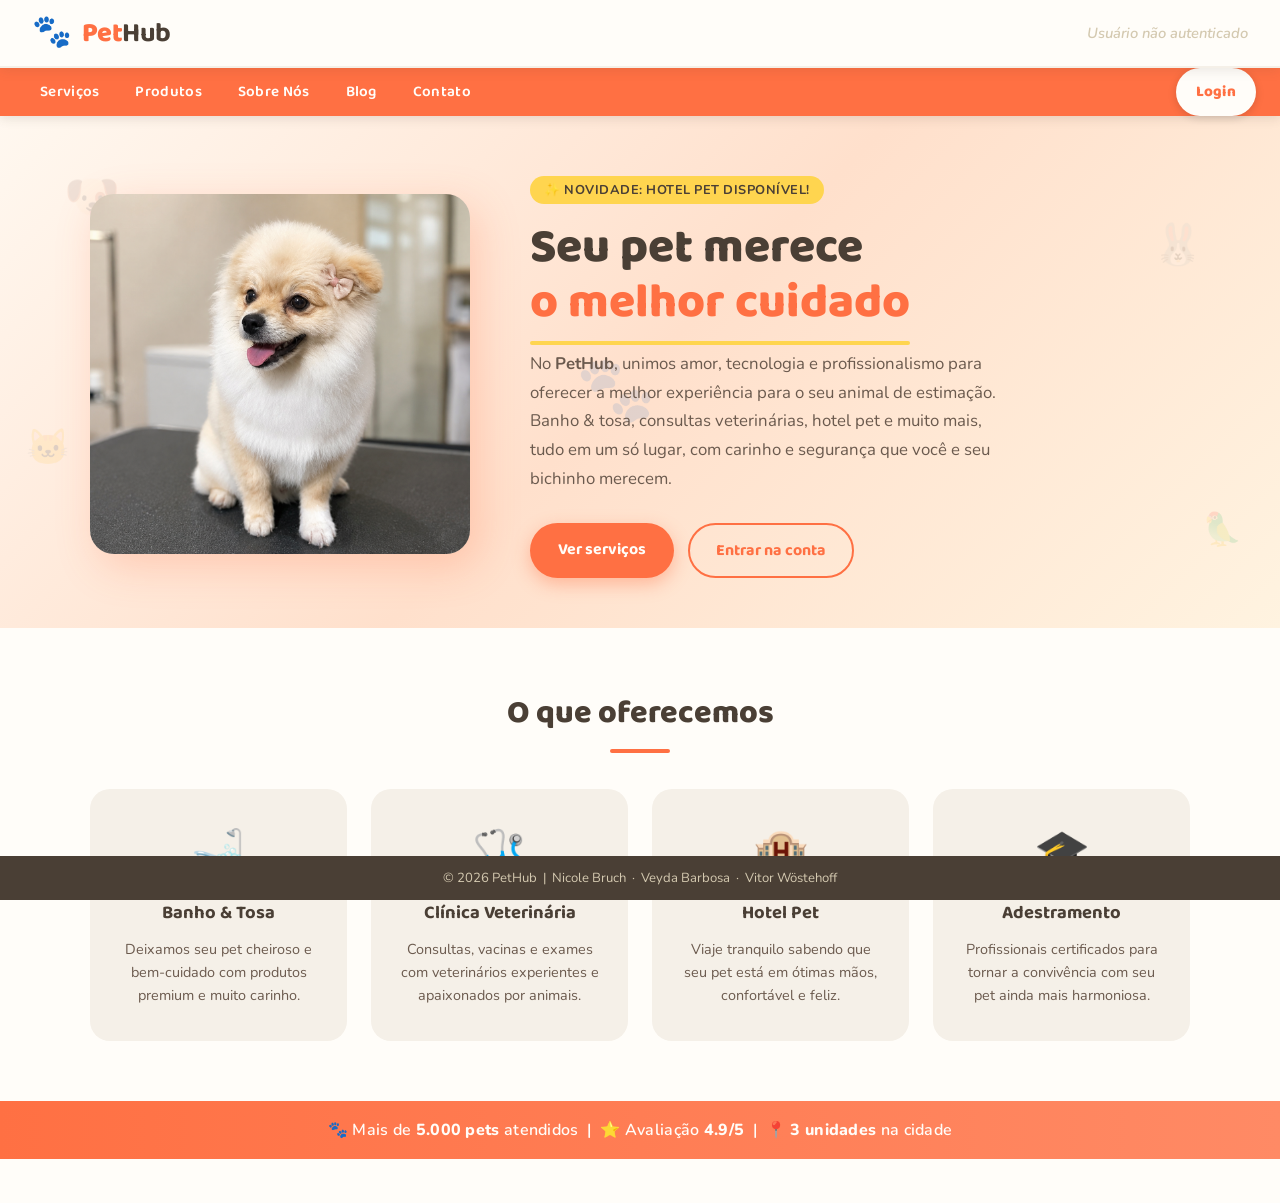
<file: html/index.html>
<!--Pagina inicial: Nicole-->
<!DOCTYPE html>
<html lang="pt-BR">
<head>
  <meta charset="UTF-8" />
  <meta name="viewport" content="width=device-width, initial-scale=1.0" />
  <title>PetHub</title>
  <link rel="preconnect" href="https://fonts.googleapis.com" />
  <link rel="preconnect" href="https://fonts.gstatic.com" crossorigin />
  <link href="https://fonts.googleapis.com/css2?family=Baloo+2:wght@400;600;800&family=Nunito:wght@400;600;700&display=swap" rel="stylesheet" />
  <link rel="stylesheet" href="../css/style.css" />
  <script src="../js/script.js" defer></script>
</head>
<body>

  <header class="cabecalho">
    <a href="index.html" class="logo-link">
      <div class="logo">
        <span class="logo-icon">🐾</span>
        <span class="logo-texto">Pet<strong>Hub</strong></span>
      </div>
    </a>
    <div id="area-usuario" class="area-usuario"></div>
  </header>

  <nav class="barra-menu">
    <ul class="menu-lista">
      <li class="menu-item">
        <a href="#">Serviços</a>
        <ul class="submenu">
          <li><a href="#">Banho & Tosa</a></li>
          <li><a href="#">Consulta Veterinária</a></li>
          <li><a href="#">Hotel Pet</a></li>
          <li><a href="#">Adestramento</a></li>
        </ul>
      </li>
      <li class="menu-item">
        <a href="#">Produtos</a>
        <ul class="submenu">
          <li><a href="#">Ração</a></li>
          <li><a href="#">Brinquedos</a></li>
          <li><a href="#">Acessórios</a></li>
          <li><a href="#">Higiene</a></li>
        </ul>
      </li>
      <li class="menu-item">
        <a href="#">Sobre Nós</a>
        <ul class="submenu">
          <li><a href="#">Nossa História</a></li>
          <li><a href="#">Equipe</a></li>
          <li><a href="#">Depoimentos</a></li>
        </ul>
      </li>
      <li class="menu-item">
        <a href="#">Blog</a>
        <ul class="submenu">
          <li><a href="#">Dicas de Saúde</a></li>
          <li><a href="#">Nutrição</a></li>
          <li><a href="#">Comportamento</a></li>
        </ul>
      </li>
      <li class="menu-item">
        <a href="#">Contato</a>
        <ul class="submenu">
          <li><a href="#">Fale Conosco</a></li>
          <li><a href="#">Localização</a></li>
          <li><a href="#">WhatsApp</a></li>
        </ul>
      </li>
      <li class="menu-item menu-login">
        <a href="login.html">Login</a>
      </li>
    </ul>
  </nav>

  <main class="conteudo-principal">

    <section class="hero">
      <div class="hero-bolhas">
        <span class="bolha b1">🐶</span>
        <span class="bolha b2">🐱</span>
        <span class="bolha b3">🐰</span>
        <span class="bolha b4">🦜</span>
        <span class="bolha b5">🐾</span>
      </div>

      <div class="hero-conteudo">
        <div class="hero-imagem-wrap">
          <img
            src="../img/amora-rique.png"
            alt="Amora, cachorrinha do PetHub usando lacinho"
            class="hero-imagem"
          />
        </div>

        <div class="hero-texto">
          <span class="tag-destaque">✨ Novidade: Hotel Pet disponível!</span>
          <h1 class="hero-titulo">
            Seu pet merece<br/>
            <em>o melhor cuidado</em>
          </h1>
          <p class="hero-desc">
            No <strong>PetHub</strong>, unimos amor, tecnologia e profissionalismo para oferecer
            a melhor experiência para o seu animal de estimação. Banho &amp; tosa, consultas
            veterinárias, hotel pet e muito mais, tudo em um só lugar, com carinho e segurança
            que você e seu bichinho merecem.
          </p>
          <div class="hero-botoes">
            <a href="#servicos" class="btn-primario">Ver serviços</a>
            <a href="login.html" class="btn-secundario">Entrar na conta</a>
          </div>
        </div>
      </div>
    </section>

    <section class="secao-cards" id="servicos">
      <h2 class="secao-titulo">O que oferecemos</h2>
      <div class="cards-grid">
        <div class="card">
          <div class="card-icone">🛁</div>
          <h3>Banho &amp; Tosa</h3>
          <p>Deixamos seu pet cheiroso e bem-cuidado com produtos premium e muito carinho.</p>
        </div>
        <div class="card">
          <div class="card-icone">🩺</div>
          <h3>Clínica Veterinária</h3>
          <p>Consultas, vacinas e exames com veterinários experientes e apaixonados por animais.</p>
        </div>
        <div class="card">
          <div class="card-icone">🏨</div>
          <h3>Hotel Pet</h3>
          <p>Viaje tranquilo sabendo que seu pet está em ótimas mãos, confortável e feliz.</p>
        </div>
        <div class="card">
          <div class="card-icone">🎓</div>
          <h3>Adestramento</h3>
          <p>Profissionais certificados para tornar a convivência com seu pet ainda mais harmoniosa.</p>
        </div>
      </div>
    </section>

    <section class="faixa-destaque">
      <p>🐾 Mais de <strong>5.000 pets</strong> atendidos &nbsp;|&nbsp; ⭐ Avaliação <strong>4.9/5</strong> &nbsp;|&nbsp; 📍 <strong>3 unidades</strong> na cidade</p>
    </section>

  </main>

  <footer class="rodape">
    <span>© 2026 PetHub &nbsp;|&nbsp; Nicole Bruch &nbsp;·&nbsp; Veyda Barbosa &nbsp;·&nbsp; Vitor Wöstehoff</span>
  </footer>

</body>
</html>
</file>
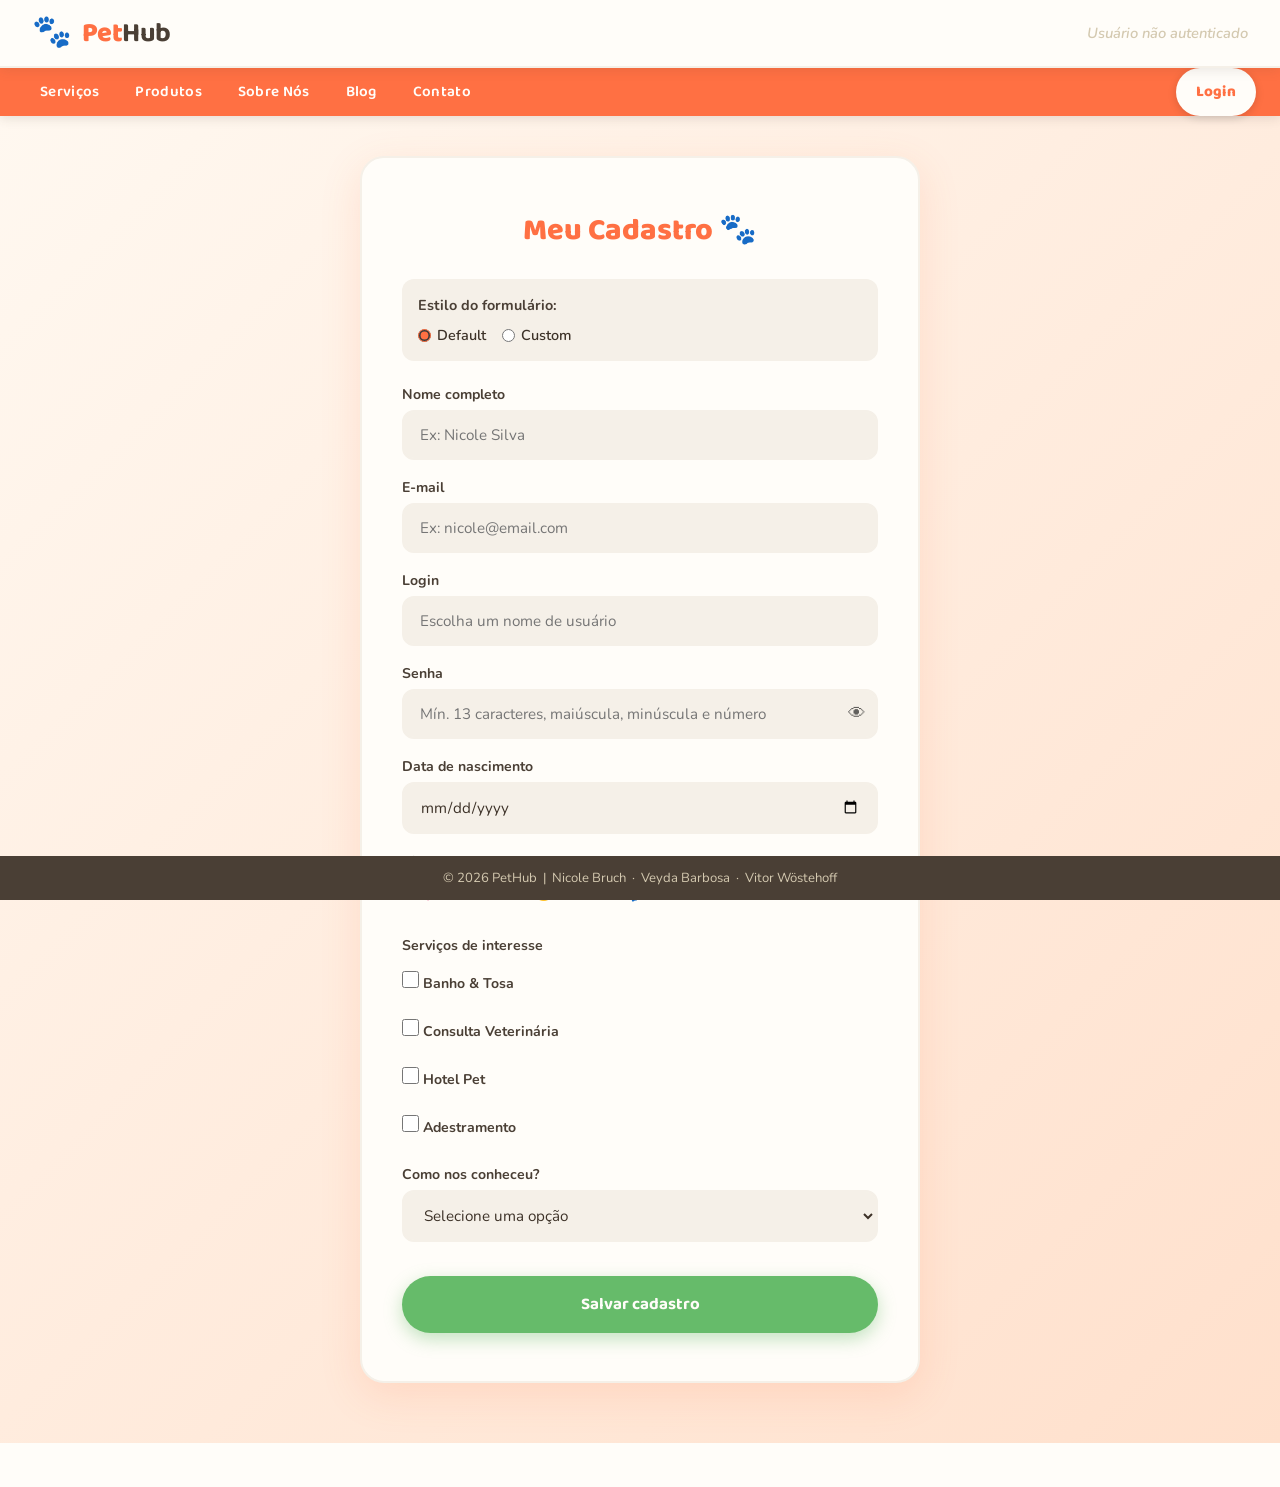
<file: html/cadastro.html>
<!--Pagina Cadastro: Veyda-->
<!DOCTYPE html>
<html lang="pt-BR">
<head>
  <meta charset="UTF-8" />
  <meta name="viewport" content="width=device-width, initial-scale=1.0" />
  <title>PetHub – Meu Cadastro</title>
  <link rel="preconnect" href="https://fonts.googleapis.com" />
  <link rel="preconnect" href="https://fonts.gstatic.com" crossorigin />
  <link href="https://fonts.googleapis.com/css2?family=Baloo+2:wght@400;600;800&family=Nunito:wght@400;600;700&display=swap" rel="stylesheet" />
  <link rel="stylesheet" href="../css/style.css" />
  <script src="../js/script.js" defer></script>
</head>
<body>

  <header class="cabecalho">
    <a href="index.html" class="logo-link">
      <div class="logo">
        <span class="logo-icon">🐾</span>
        <span class="logo-texto">Pet<strong>Hub</strong></span>
      </div>
    </a>
    <div id="area-usuario" class="area-usuario"></div>
  </header>

  <nav class="barra-menu">
    <ul class="menu-lista">
      <li class="menu-item">
        <a href="#">Serviços</a>
        <ul class="submenu">
          <li><a href="#">Banho & Tosa</a></li>
          <li><a href="#">Consulta Veterinária</a></li>
          <li><a href="#">Hotel Pet</a></li>
          <li><a href="#">Adestramento</a></li>
        </ul>
      </li>
      <li class="menu-item">
        <a href="#">Produtos</a>
        <ul class="submenu">
          <li><a href="#">Ração</a></li>
          <li><a href="#">Brinquedos</a></li>
          <li><a href="#">Acessórios</a></li>
          <li><a href="#">Higiene</a></li>
        </ul>
      </li>
      <li class="menu-item">
        <a href="#">Sobre Nós</a>
        <ul class="submenu">
          <li><a href="#">Nossa História</a></li>
          <li><a href="#">Equipe</a></li>
          <li><a href="#">Depoimentos</a></li>
        </ul>
      </li>
      <li class="menu-item">
        <a href="#">Blog</a>
        <ul class="submenu">
          <li><a href="#">Dicas de Saúde</a></li>
          <li><a href="#">Nutrição</a></li>
          <li><a href="#">Comportamento</a></li>
        </ul>
      </li>
      <li class="menu-item">
        <a href="#">Contato</a>
        <ul class="submenu">
          <li><a href="#">Fale Conosco</a></li>
          <li><a href="#">Localização</a></li>
          <li><a href="#">WhatsApp</a></li>
        </ul>
      </li>
      <li class="menu-item menu-login">
        <a href="login.html">Login</a>
      </li>
    </ul>
  </nav>

  <main class="pagina-cadastro">
    <div class="card-cadastro">
      <h1>Meu Cadastro 🐾</h1>

      <div class="seletor-tema">
        <p>Estilo do formulário:</p>
        <div class="radio-grupo">
          <label class="radio-opcao">
            <input type="radio" name="tema" value="default" checked />
            Default
          </label>
          <label class="radio-opcao">
            <input type="radio" name="tema" value="custom" />
            Custom
          </label>
        </div>
      </div>

      <form class="form-cadastro" id="form-cadastro" onsubmit="return false;">

        <div class="form-grupo">
          <label for="nome">Nome completo</label>
          <input type="text" id="nome" placeholder="Ex: Nicole Silva" />
          <span class="erro" id="erro-nome"></span>
        </div>

        <div class="form-grupo">
          <label for="email">E-mail</label>
          <input type="email" id="email" placeholder="Ex: nicole@email.com" />
          <span class="erro" id="erro-email"></span>
        </div>

        <div class="form-grupo">
          <label for="login-cadastro">Login</label>
          <input type="text" id="login-cadastro" placeholder="Escolha um nome de usuário" autocomplete="username" />
          <span class="erro" id="erro-login-cadastro"></span>
        </div>

        <div class="form-grupo">
          <label for="senha-cadastro">Senha</label>
          <div class="input-senha-wrap">
            <input type="password" id="senha-cadastro" placeholder="Mín. 13 caracteres, maiúscula, minúscula e número" autocomplete="new-password" />
            <button type="button" class="btn-olho" id="olho-senha-cadastro">👁</button>
          </div>
          <span class="erro" id="erro-senha-cadastro"></span>
        </div>

        <div class="form-grupo">
          <label for="nascimento">Data de nascimento</label>
          <input type="date" id="nascimento" />
        </div>

        <div class="form-grupo">
          <label>Tipo de pet</label>
          <div class="radio-pets">
            <label class="radio-pet">
              <input type="radio" name="tipo-pet" value="cachorro" /> 🐶 Cachorro
            </label>
            <label class="radio-pet">
              <input type="radio" name="tipo-pet" value="gato" /> 🐱 Gato
            </label>
            <label class="radio-pet">
              <input type="radio" name="tipo-pet" value="outro" /> 🐾 Outro
            </label>
          </div>
        </div>

        <div class="form-grupo">
          <label>Serviços de interesse</label>
          <label class="checkbox-grupo">
            <input type="checkbox" value="banho-tosa" /> Banho &amp; Tosa
          </label>
          <label class="checkbox-grupo">
            <input type="checkbox" value="veterinario" /> Consulta Veterinária
          </label>
          <label class="checkbox-grupo">
            <input type="checkbox" value="hotel" /> Hotel Pet
          </label>
          <label class="checkbox-grupo">
            <input type="checkbox" value="adestramento" /> Adestramento
          </label>
        </div>

        <div class="form-grupo">
          <label for="origem">Como nos conheceu?</label>
          <select id="origem">
            <option value="" disabled selected>Selecione uma opção</option>
            <option value="instagram">Instagram</option>
            <option value="indicacao">Indicação de amigo</option>
            <option value="google">Google</option>
            <option value="panfleto">Panfleto</option>
            <option value="outro">Outro</option>
          </select>
        </div>

        <button type="submit" class="btn-submit" id="btn-cadastrar">Salvar cadastro</button>

      </form>
    </div>
  </main>

  <footer class="rodape">
    <span>© 2026 PetHub &nbsp;|&nbsp; Nicole Bruch &nbsp;·&nbsp; Veyda Barbosa &nbsp;·&nbsp; Vitor Wöstehoff</span>
  </footer>

</body>
</html>
</file>
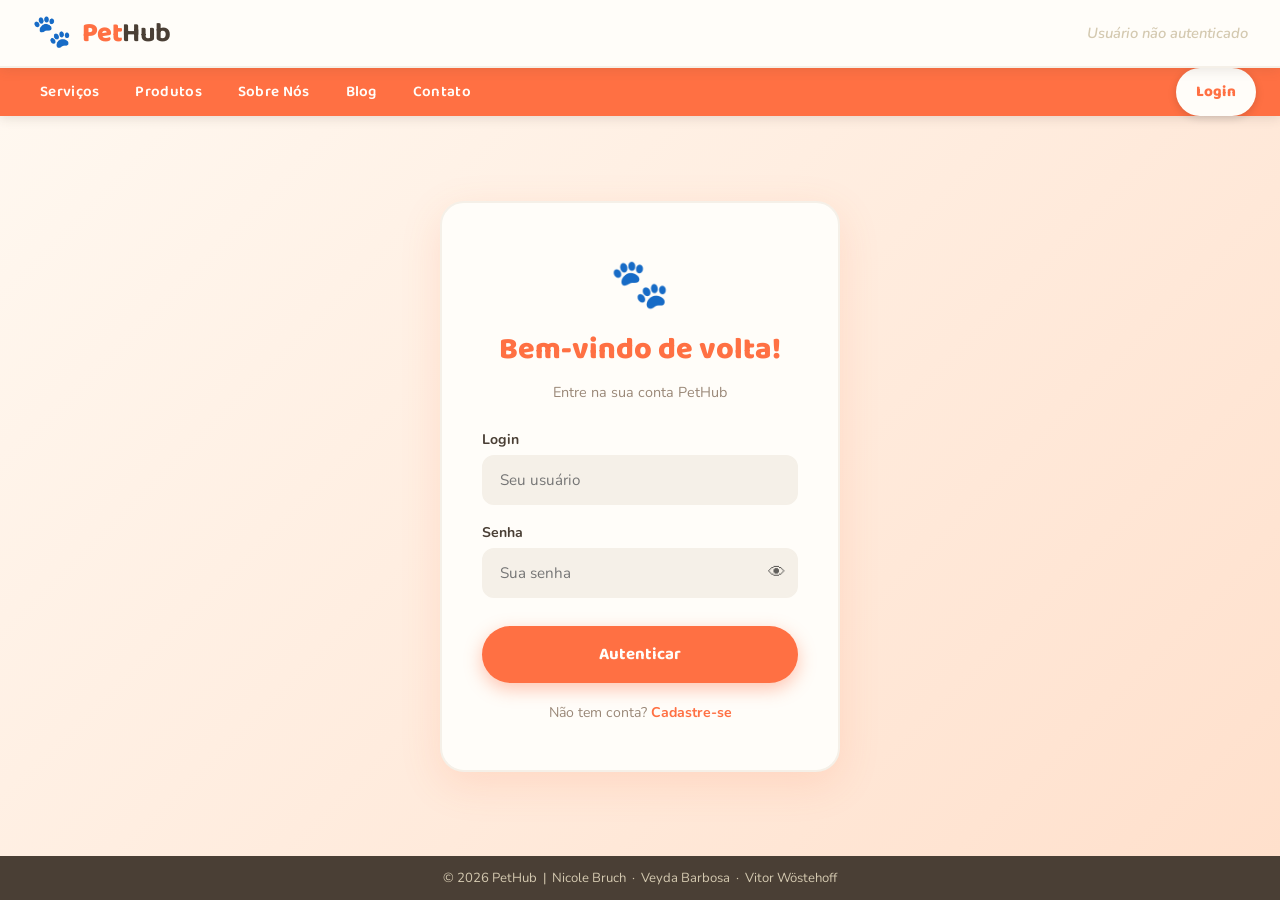
<file: html/login.html>
<!--Pagina Login: Vitor-->
<!DOCTYPE html>
<html lang="pt-BR">
<head>
  <meta charset="UTF-8" />
  <meta name="viewport" content="width=device-width, initial-scale=1.0" />
  <title>PetHub – Login</title>
  <link rel="preconnect" href="https://fonts.googleapis.com" />
  <link rel="preconnect" href="https://fonts.gstatic.com" crossorigin />
  <link href="https://fonts.googleapis.com/css2?family=Baloo+2:wght@400;600;800&family=Nunito:wght@400;600;700&display=swap" rel="stylesheet" />
  <link rel="stylesheet" href="../css/style.css" />
  <script src="../js/script.js" defer></script>
</head>
<body>

  <header class="cabecalho">
    <a href="index.html" class="logo-link">
      <div class="logo">
        <span class="logo-icon">🐾</span>
        <span class="logo-texto">Pet<strong>Hub</strong></span>
      </div>
    </a>
    <div id="area-usuario" class="area-usuario"></div>
  </header>

  <nav class="barra-menu">
    <ul class="menu-lista">
      <li class="menu-item">
        <a href="#">Serviços</a>
        <ul class="submenu">
          <li><a href="#">Banho & Tosa</a></li>
          <li><a href="#">Consulta Veterinária</a></li>
          <li><a href="#">Hotel Pet</a></li>
          <li><a href="#">Adestramento</a></li>
        </ul>
      </li>
      <li class="menu-item">
        <a href="#">Produtos</a>
        <ul class="submenu">
          <li><a href="#">Ração</a></li>
          <li><a href="#">Brinquedos</a></li>
          <li><a href="#">Acessórios</a></li>
          <li><a href="#">Higiene</a></li>
        </ul>
      </li>
      <li class="menu-item">
        <a href="#">Sobre Nós</a>
        <ul class="submenu">
          <li><a href="#">Nossa História</a></li>
          <li><a href="#">Equipe</a></li>
          <li><a href="#">Depoimentos</a></li>
        </ul>
      </li>
      <li class="menu-item">
        <a href="#">Blog</a>
        <ul class="submenu">
          <li><a href="#">Dicas de Saúde</a></li>
          <li><a href="#">Nutrição</a></li>
          <li><a href="#">Comportamento</a></li>
        </ul>
      </li>
      <li class="menu-item">
        <a href="#">Contato</a>
        <ul class="submenu">
          <li><a href="#">Fale Conosco</a></li>
          <li><a href="#">Localização</a></li>
          <li><a href="#">WhatsApp</a></li>
        </ul>
      </li>
      <li class="menu-item menu-login">
        <a href="login.html">Login</a>
      </li>
    </ul>
  </nav>

  <main class="pagina-login">
    <div class="card-login">
      <div class="login-icone">🐾</div>
      <h1>Bem-vindo de volta!</h1>
      <p class="subtitulo">Entre na sua conta PetHub</p>

      <div class="form-grupo">
        <label for="campo-login">Login</label>
        <input type="text" id="campo-login" placeholder="Seu usuário" autocomplete="username" />
        <span class="erro" id="erro-campo-login"></span>
      </div>

      <div class="form-grupo">
        <label for="campo-senha">Senha</label>
        <div class="input-senha-wrap">
          <input type="password" id="campo-senha" placeholder="Sua senha" autocomplete="current-password" />
          <button type="button" class="btn-olho" id="olho-senha-login">👁</button>
        </div>
        <span class="erro" id="erro-campo-senha"></span>
      </div>

      <button class="btn-autenticar" id="btn-autenticar">Autenticar</button>

      <p class="login-rodape">Não tem conta? <a href="cadastro.html">Cadastre-se</a></p>
    </div>
  </main>

  <footer class="rodape">
    <span>© 2026 PetHub &nbsp;|&nbsp; Nicole Bruch &nbsp;·&nbsp; Veyda Barbosa &nbsp;·&nbsp; Vitor Wöstehoff</span>
  </footer>

</body>
</html>
</file>
<file: css/style.css>
*, *::before, *::after {
  box-sizing: border-box;
  margin: 0;
  padding: 0;
}

:root {
  --laranja: #FF7043;
  --laranja-lt: #FF8A65;
  --amarelo: #FFD54F;
  --verde: #66BB6A;
  --branco: #FFFDF9;
  --cinza-claro: #F5F0E8;
  --cinza-mid: #D4C9B0;
  --cinza-esc: #4A3F35;
  --texto: #3D3228;
  --sombra: rgba(74, 63, 53, .12);
  --font-titulo: 'Baloo 2', cursive;
  --font-corpo: 'Nunito', sans-serif;
  --header-h: 68px;
  --nav-h: 48px;
  --footer-h: 44px;
}

html {
  scroll-behavior: smooth;
}

body {
  font-family: var(--font-corpo);
  background: var(--branco);
  color: var(--texto);
  min-height: 100vh;
  display: flex;
  flex-direction: column;
  padding-top: calc(var(--header-h) + var(--nav-h));
  padding-bottom: var(--footer-h);
}

a {
  text-decoration: none;
  color: inherit;
}

.cabecalho {
  position: fixed;
  top: 0;
  left: 0;
  right: 0;
  z-index: 100;
  height: var(--header-h);
  background: var(--branco);
  border-bottom: 2px solid var(--cinza-claro);
  display: flex;
  align-items: center;
  justify-content: space-between;
  padding: 0 32px;
  box-shadow: 0 2px 12px var(--sombra);
}

.logo-link {
  display: flex;
  align-items: center;
}

.logo {
  display: flex;
  align-items: center;
  gap: 10px;
  font-family: var(--font-titulo);
  font-size: 1.7rem;
  font-weight: 800;
  color: var(--laranja);
  letter-spacing: -0.5px;
  transition: transform .2s;
}

.logo:hover {
  transform: scale(1.04);
}

.logo-icon {
  font-size: 2rem;
}

.logo strong {
  color: var(--cinza-esc);
}

.area-usuario {
  display: flex;
  align-items: center;
  gap: 10px;
  font-family: var(--font-corpo);
  font-weight: 600;
  font-size: .92rem;
}

.usuario-nao-autenticado {
  color: var(--cinza-mid);
  font-style: italic;
}

.usuario-autenticado {
  display: flex;
  align-items: center;
  gap: 10px;
}

.usuario-autenticado a {
  display: flex;
  align-items: center;
  gap: 10px;
  color: var(--texto);
  transition: opacity .2s;
}

.usuario-autenticado a:hover {
  opacity: .75;
}

.foto-usuario-placeholder {
  width: 38px;
  height: 38px;
  border-radius: 50%;
  background: var(--laranja);
  display: flex;
  align-items: center;
  justify-content: center;
  font-size: 1.2rem;
  border: 2.5px solid var(--laranja-lt);
}

.nome-usuario {
  font-weight: 700;
  color: var(--laranja);
}

.barra-menu {
  position: fixed;
  top: var(--header-h);
  left: 0;
  right: 0;
  z-index: 99;
  height: var(--nav-h);
  background: var(--laranja);
  box-shadow: 0 3px 10px var(--sombra);
}

.menu-lista {
  list-style: none;
  display: flex;
  align-items: center;
  height: 100%;
  padding: 0 24px;
  gap: 4px;
}

.menu-item {
  position: relative;
  height: 100%;
  display: flex;
  align-items: center;
}

.menu-item > a {
  display: flex;
  align-items: center;
  height: 100%;
  padding: 0 16px;
  color: var(--branco);
  font-family: var(--font-titulo);
  font-weight: 600;
  font-size: .95rem;
  letter-spacing: .3px;
  transition: background .2s;
  border-radius: 6px;
  white-space: nowrap;
}

.menu-item > a:hover,
.menu-item:hover > a {
  background: rgba(255, 255, 255, .18);
}

.menu-login {
  margin-left: auto;
}

.menu-login > a {
  background: var(--branco);
  color: var(--laranja) !important;
  font-weight: 800;
  padding: 0 20px;
  border-radius: 24px;
  box-shadow: 0 2px 8px rgba(0, 0, 0, .15);
  transition: transform .2s, box-shadow .2s;
}

.menu-login > a:hover {
  transform: translateY(-1px);
  box-shadow: 0 4px 14px rgba(0, 0, 0, .2);
  background: var(--branco) !important;
}

.submenu {
  display: none;
  position: absolute;
  top: 100%;
  left: 0;
  min-width: 190px;
  background: var(--branco);
  border-radius: 0 0 10px 10px;
  box-shadow: 0 8px 24px var(--sombra);
  list-style: none;
  border-top: 3px solid var(--amarelo);
  overflow: hidden;
  z-index: 200;
}

.menu-item:hover .submenu {
  display: block;
}

.submenu li a {
  display: block;
  padding: 10px 18px;
  color: var(--texto);
  font-size: .88rem;
  font-weight: 600;
  transition: background .15s, padding-left .15s;
}

.submenu li a:hover {
  background: var(--cinza-claro);
  padding-left: 24px;
  color: var(--laranja);
}

.conteudo-principal {
  flex: 1;
  display: flex;
  flex-direction: column;
}

.hero {
  position: relative;
  background: linear-gradient(135deg, #FFF8F0 0%, #FFE0CC 50%, #FFF3E0 100%);
  padding: 60px 40px 50px;
  overflow: hidden;
}

.hero-bolhas {
  position: absolute;
  inset: 0;
  pointer-events: none;
}

.bolha {
  position: absolute;
  font-size: 3rem;
  opacity: .12;
  animation: flutuar 6s ease-in-out infinite;
}

.b1 { top: 10%; left: 5%;    animation-delay: 0s;   font-size: 2.8rem; }
.b2 { top: 60%; left: 2%;    animation-delay: 1.2s; font-size: 2.2rem; }
.b3 { top: 20%; right: 6%;   animation-delay: .7s;  font-size: 2.5rem; }
.b4 { bottom: 15%; right: 3%;animation-delay: 2s;   font-size: 2rem;   }
.b5 { top: 45%; left: 45%;   animation-delay: .4s;  font-size: 4rem;   }

@keyframes flutuar {
  0%, 100% { transform: translateY(0) rotate(-5deg); }
  50%       { transform: translateY(-18px) rotate(5deg); }
}

.hero-conteudo {
  max-width: 1100px;
  margin: 0 auto;
  display: flex;
  align-items: center;
  gap: 60px;
  position: relative;
  z-index: 1;
}

.hero-imagem-wrap {
  flex: 0 0 380px;
}

.hero-imagem {
  width: 100%;
  height: 360px;
  object-fit: cover;
  border-radius: 24px;
  box-shadow: 8px 12px 40px rgba(255, 112, 67, .25);
  transition: transform .4s;
}

.hero-imagem:hover {
  transform: scale(1.02) rotate(1deg);
}

.hero-imagem-placeholder {
  width: 100%;
  height: 360px;
  border-radius: 24px;
  background: linear-gradient(135deg, var(--laranja-lt), var(--amarelo));
  display: flex;
  align-items: center;
  justify-content: center;
  font-size: 9rem;
  box-shadow: 8px 12px 40px rgba(255, 112, 67, .25);
}

.hero-texto {
  flex: 1;
}

.tag-destaque {
  display: inline-block;
  background: var(--amarelo);
  color: var(--cinza-esc);
  font-weight: 700;
  font-size: .8rem;
  padding: 5px 14px;
  border-radius: 20px;
  margin-bottom: 16px;
  text-transform: uppercase;
  letter-spacing: .5px;
}

.hero-titulo {
  font-family: var(--font-titulo);
  font-size: 3rem;
  font-weight: 800;
  line-height: 1.15;
  color: var(--cinza-esc);
  margin-bottom: 20px;
}

.hero-titulo em {
  font-style: normal;
  color: var(--laranja);
  position: relative;
}

.hero-titulo em::after {
  content: '';
  position: absolute;
  left: 0;
  bottom: -4px;
  width: 100%;
  height: 4px;
  background: var(--amarelo);
  border-radius: 2px;
}

.hero-desc {
  font-size: 1.05rem;
  line-height: 1.7;
  color: #6B5A4E;
  margin-bottom: 30px;
  max-width: 480px;
}

.hero-botoes {
  display: flex;
  gap: 14px;
  flex-wrap: wrap;
}

.btn-primario {
  background: var(--laranja);
  color: var(--branco);
  font-family: var(--font-titulo);
  font-weight: 700;
  font-size: 1rem;
  padding: 14px 28px;
  border-radius: 30px;
  box-shadow: 0 6px 18px rgba(255, 112, 67, .4);
  transition: transform .2s, box-shadow .2s;
}

.btn-primario:hover {
  transform: translateY(-3px);
  box-shadow: 0 10px 28px rgba(255, 112, 67, .5);
}

.btn-secundario {
  background: transparent;
  color: var(--laranja);
  font-family: var(--font-titulo);
  font-weight: 700;
  font-size: 1rem;
  padding: 13px 26px;
  border-radius: 30px;
  border: 2.5px solid var(--laranja);
  transition: background .2s, color .2s;
}

.btn-secundario:hover {
  background: var(--laranja);
  color: var(--branco);
}

.secao-cards {
  padding: 60px 40px;
  background: var(--branco);
}

.secao-titulo {
  font-family: var(--font-titulo);
  font-size: 2rem;
  font-weight: 800;
  text-align: center;
  color: var(--cinza-esc);
  margin-bottom: 36px;
}

.secao-titulo::after {
  content: '';
  display: block;
  width: 60px;
  height: 4px;
  background: var(--laranja);
  border-radius: 2px;
  margin: 10px auto 0;
}

.cards-grid {
  display: grid;
  grid-template-columns: repeat(auto-fit, minmax(220px, 1fr));
  gap: 24px;
  max-width: 1100px;
  margin: 0 auto;
}

.card {
  background: var(--cinza-claro);
  border-radius: 20px;
  padding: 32px 24px;
  text-align: center;
  border: 2px solid transparent;
  transition: transform .25s, border-color .25s, box-shadow .25s;
}

.card:hover {
  transform: translateY(-6px);
  border-color: var(--laranja);
  box-shadow: 0 12px 32px rgba(255, 112, 67, .15);
}

.card-icone {
  font-size: 2.8rem;
  margin-bottom: 14px;
  display: block;
}

.card h3 {
  font-family: var(--font-titulo);
  font-size: 1.15rem;
  font-weight: 700;
  color: var(--cinza-esc);
  margin-bottom: 10px;
}

.card p {
  font-size: .9rem;
  line-height: 1.6;
  color: #6B5A4E;
}

.faixa-destaque {
  background: linear-gradient(90deg, var(--laranja) 0%, var(--laranja-lt) 100%);
  color: var(--branco);
  text-align: center;
  padding: 18px 32px;
  font-size: 1rem;
  font-weight: 600;
  letter-spacing: .3px;
}

.faixa-destaque strong {
  font-weight: 800;
}

.rodape {
  position: fixed;
  bottom: 0;
  left: 0;
  right: 0;
  z-index: 100;
  height: var(--footer-h);
  background: var(--cinza-esc);
  color: var(--cinza-mid);
  display: flex;
  align-items: center;
  justify-content: center;
  font-size: .82rem;
  text-align: center;
  padding: 0 24px;
}

.rodape strong {
  color: var(--branco);
}

.pagina-login {
  flex: 1;
  display: flex;
  align-items: center;
  justify-content: center;
  background: linear-gradient(135deg, #FFF8F0, #FFE0CC);
  padding: 40px 20px;
}

.card-login {
  background: var(--branco);
  border-radius: 24px;
  padding: 48px 40px;
  width: 100%;
  max-width: 400px;
  box-shadow: 0 12px 40px rgba(255, 112, 67, .15);
  border: 2px solid var(--cinza-claro);
  text-align: center;
}

.card-login h1 {
  font-family: var(--font-titulo);
  font-size: 1.9rem;
  font-weight: 800;
  color: var(--laranja);
  margin-bottom: 8px;
}

.card-login p.subtitulo {
  color: #9A8878;
  font-size: .9rem;
  margin-bottom: 28px;
}

.login-icone {
  font-size: 3rem;
  margin-bottom: 8px;
  display: block;
  animation: flutuar 3s ease-in-out infinite;
}

.login-rodape {
  margin-top: 20px;
  font-size: .88rem;
  color: #9A8878;
}

.login-rodape a {
  color: var(--laranja);
  font-weight: 700;
}

.login-rodape a:hover {
  text-decoration: underline;
}

.form-grupo {
  text-align: left;
  margin-bottom: 18px;
}

.form-grupo label {
  display: block;
  font-weight: 700;
  font-size: .88rem;
  color: var(--cinza-esc);
  margin-bottom: 6px;
}

.form-grupo input[type="text"],
.form-grupo input[type="password"],
.form-grupo input[type="email"],
.form-grupo input[type="date"],
.form-grupo select {
  width: 100%;
  padding: 13px 16px;
  border: 2px solid var(--cinza-claro);
  border-radius: 12px;
  font-family: var(--font-corpo);
  font-size: .95rem;
  color: var(--texto);
  background: var(--cinza-claro);
  transition: border-color .2s, background .2s;
  outline: none;
}

.form-grupo input:focus,
.form-grupo select:focus {
  border-color: var(--laranja);
  background: var(--branco);
}

.btn-autenticar {
  width: 100%;
  margin-top: 10px;
  padding: 15px;
  background: var(--laranja);
  color: var(--branco);
  border: none;
  border-radius: 30px;
  font-family: var(--font-titulo);
  font-size: 1.05rem;
  font-weight: 700;
  cursor: pointer;
  box-shadow: 0 6px 18px rgba(255, 112, 67, .4);
  transition: transform .2s, box-shadow .2s;
}

.btn-autenticar:hover {
  transform: translateY(-2px);
  box-shadow: 0 10px 28px rgba(255, 112, 67, .5);
}

.pagina-cadastro {
  flex: 1;
  display: flex;
  align-items: flex-start;
  justify-content: center;
  background: linear-gradient(135deg, #FFF8F0, #FFE0CC);
  padding: 40px 20px 60px;
}

.card-cadastro {
  background: var(--branco);
  border-radius: 24px;
  padding: 48px 40px;
  width: 100%;
  max-width: 560px;
  box-shadow: 0 12px 40px rgba(255, 112, 67, .15);
  border: 2px solid var(--cinza-claro);
}

.card-cadastro h1 {
  font-family: var(--font-titulo);
  font-size: 1.9rem;
  font-weight: 800;
  color: var(--laranja);
  margin-bottom: 24px;
  text-align: center;
}

.seletor-tema {
  margin-bottom: 24px;
  padding: 16px;
  background: var(--cinza-claro);
  border-radius: 12px;
}

.seletor-tema p {
  font-weight: 700;
  font-size: .9rem;
  color: var(--cinza-esc);
  margin-bottom: 10px;
}

.radio-grupo {
  display: flex;
  gap: 16px;
}

.radio-opcao {
  display: flex;
  align-items: center;
  gap: 6px;
  cursor: pointer;
  font-weight: 600;
  font-size: .9rem;
}

.radio-opcao input {
  accent-color: var(--laranja);
}

.checkbox-grupo {
  display: flex;
  align-items: center;
  gap: 10px;
  padding: 10px 0;
  font-size: .93rem;
}

.checkbox-grupo input {
  accent-color: var(--laranja);
  width: 17px;
  height: 17px;
}

.radio-pets {
  display: flex;
  gap: 16px;
  flex-wrap: wrap;
  padding: 8px 0;
}

.radio-pet {
  display: flex;
  align-items: center;
  gap: 6px;
  font-weight: 600;
  font-size: .9rem;
  cursor: pointer;
}

.radio-pet input {
  accent-color: var(--laranja);
}

.btn-submit {
  width: 100%;
  margin-top: 16px;
  padding: 15px;
  background: var(--verde);
  color: var(--branco);
  border: none;
  border-radius: 30px;
  font-family: var(--font-titulo);
  font-size: 1.05rem;
  font-weight: 700;
  cursor: pointer;
  box-shadow: 0 6px 18px rgba(102, 187, 106, .4);
  transition: transform .2s, box-shadow .2s;
}

.btn-submit:hover {
  transform: translateY(-2px);
  box-shadow: 0 10px 28px rgba(102, 187, 106, .5);
}

body.tema-custom .form-cadastro .form-grupo label {
  font-family: 'Georgia', serif;
  color: var(--laranja);
}

body.tema-custom .form-cadastro .form-grupo input[type="text"],
body.tema-custom .form-cadastro .form-grupo input[type="email"],
body.tema-custom .form-cadastro .form-grupo input[type="date"],
body.tema-custom .form-cadastro .form-grupo select {
  background-color: #FFF3E0;
  border-color: var(--laranja-lt);
}

@media (max-width: 768px) {
  .cabecalho { padding: 0 16px; }
  .logo { font-size: 1.4rem; }
  .menu-lista { padding: 0 12px; gap: 0; overflow-x: auto; }
  .menu-item > a { padding: 0 10px; font-size: .85rem; }
  .hero { padding: 32px 20px 40px; }
  .hero-conteudo { flex-direction: column; gap: 30px; }
  .hero-imagem-wrap { flex: none; width: 100%; }
  .hero-imagem, .hero-imagem-placeholder { height: 240px; }
  .hero-titulo { font-size: 2rem; }
  .secao-cards { padding: 40px 20px; }
  .cards-grid { grid-template-columns: 1fr 1fr; }
  .card-login, .card-cadastro { padding: 36px 24px; }
}

@media (max-width: 480px) {
  .cards-grid { grid-template-columns: 1fr; }
  .hero-titulo { font-size: 1.7rem; }
  .hero-botoes { flex-direction: column; }
  .btn-primario, .btn-secundario { text-align: center; }
}

.erro {
  display: none;
  color: #e53935;
  font-size: .8rem;
  font-weight: 600;
  margin-top: 5px;
}

.input-senha-wrap {
  position: relative;
  display: flex;
  align-items: center;
}

.input-senha-wrap input {
  flex: 1;
  padding-right: 44px !important;
}

.btn-olho {
  position: absolute;
  right: 12px;
  background: none;
  border: none;
  cursor: pointer;
  font-size: 1.1rem;
  padding: 0;
  line-height: 1;
  opacity: .6;
  transition: opacity .2s;
}

.btn-olho:hover {
  opacity: 1;
}

.btn-sair {
  background: none;
  border: 1.5px solid var(--cinza-mid);
  border-radius: 20px;
  padding: 5px 14px;
  font-family: var(--font-corpo);
  font-size: .82rem;
  font-weight: 700;
  color: var(--cinza-esc);
  cursor: pointer;
  transition: background .2s, color .2s;
}

.btn-sair:hover {
  background: var(--laranja);
  color: var(--branco);
  border-color: var(--laranja);
}
</file>
